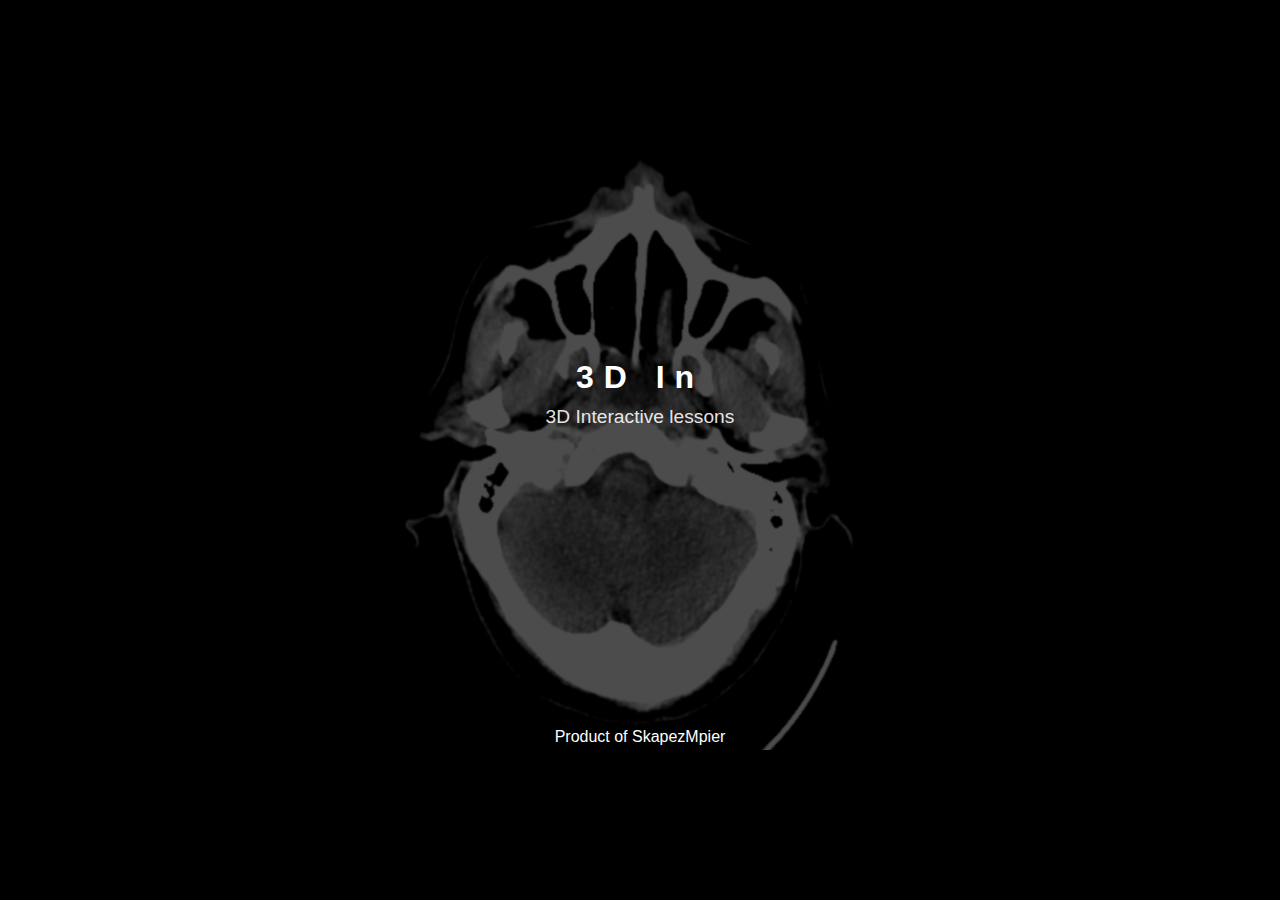
<file: index.html>
<!DOCTYPE html>
<html lang="en">
<head>
  <meta charset="UTF-8">
  <meta name="viewport" content="width=device-width, initial-scale=1.0">
  <title>Preloader Example</title>
  <link rel="stylesheet" href="styles.css">
  <link href="https://fonts.googleapis.com/css2?family=Roboto:wght@400;500;700&display=swap" rel="stylesheet">

</head>
<body>
  <!-- Preloader -->
  <div id="preloader">
    <div class="preloader-content">
      <!-- Image with Overlay -->
      <div id="preloader-image-wrapper">
        <img src="images/preloader.png" alt="Preloader Image" id="preloader-image">
      </div>

      <!-- Text Container -->
      <div class="text-container">
        <p id="animated-text"></p> <!-- Typing text -->
        <p id="sub-title">3D Interactive lessons</p>
        <p id="footer-text">Product of SkapezMpier</p>
        <p id="timer">3</p> <!-- Timer added -->
      </div>
    </div>
  </div>
  <script src="script.js"></script>
</body>
</html>
</file>
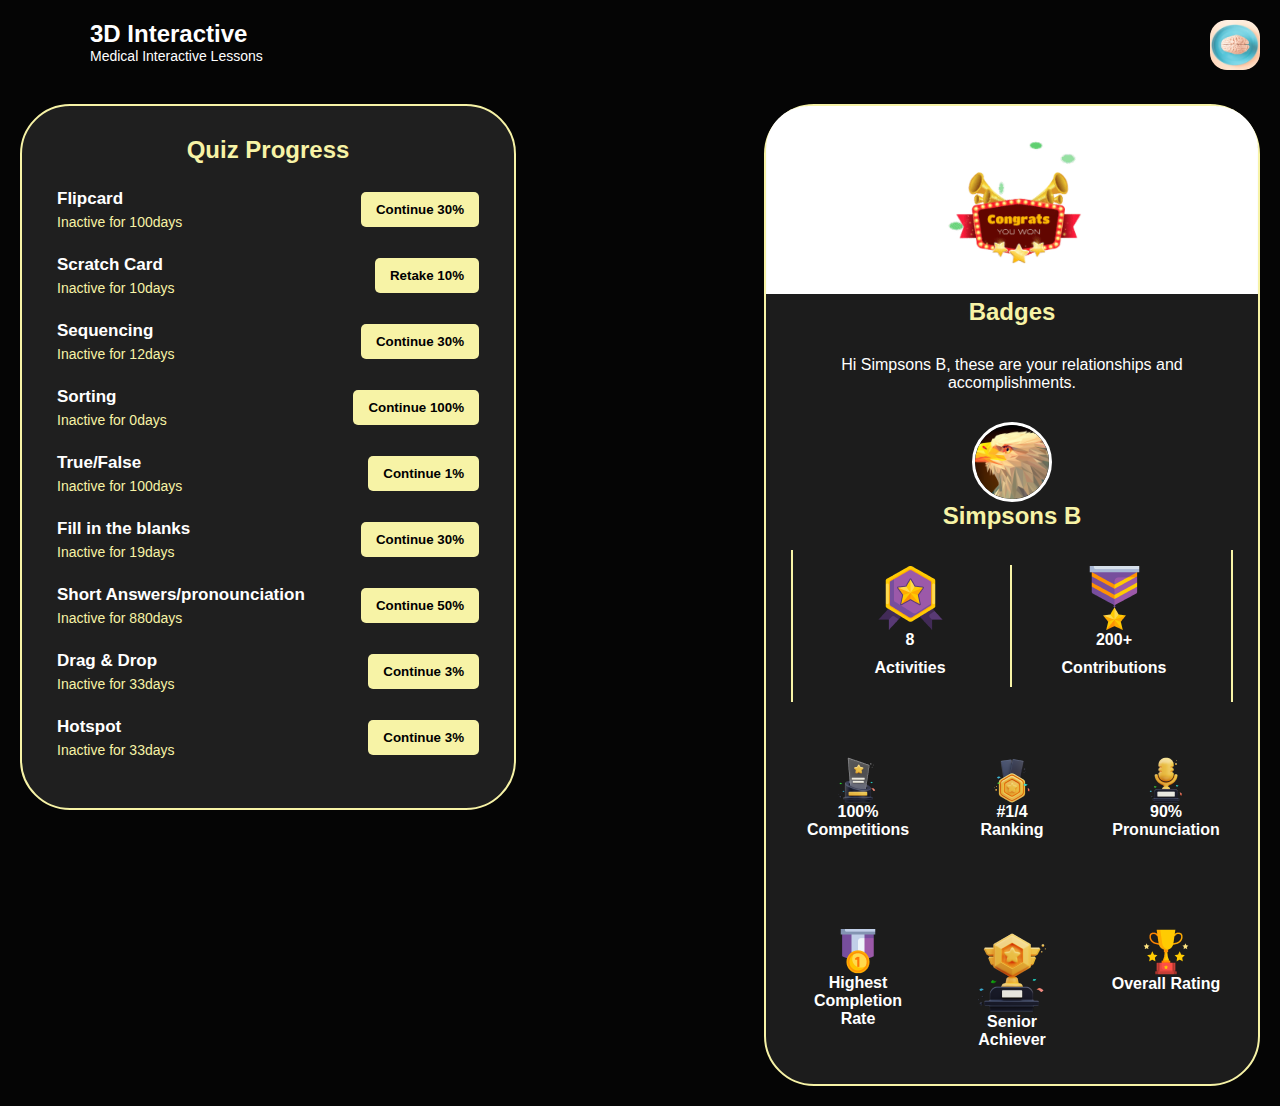
<file: progress.html>
<!DOCTYPE html>
<html lang="en">
<head>
    <meta charset="UTF-8">
    <meta name="viewport" content="width=device-width, initial-scale=1.0">
    <title>3D Interactive</title>
    <link href="https://cdnjs.cloudflare.com/ajax/libs/font-awesome/5.15.3/css/all.min.css" rel="stylesheet"/>
    <link href="https://fonts.googleapis.com/css2?family=Roboto:wght@400;500;700&display=swap" rel="stylesheet">

    <style>
                @import url('https://fonts.googleapis.com/css2?family=Roboto:wght@400;500;700&display=swap');

* {
    margin: 0;
    padding: 0;
    box-sizing: border-box;
}

body {
    font-family: 'Orbitron', sans-serif;    
    background-color: #050505;
    color: white;
}

.header {
    text-align: left;
    margin-bottom: 20px;
    margin-top: 20px;
    padding-left: 90px;
}

.header h1 {
    margin: 0;
    font-size: 24px;
}

.header p {
    margin: 0;
    font-size: 14px;
    color: white;
}
.logo{
    position: absolute;
    top: 20px;
    right: 20px;
    z-index: 2;
}
.logo img{
    width: 50px;
    height: 50px;
    border-radius: 17px;
}

.container {
    display: flex;
    justify-content: space-between;
    align-items: flex-start;
    padding: 20px;
    gap: 20px;
    flex-wrap: wrap; /* Ensures items wrap on smaller screens */
}

.quiz-progress {
    width: 40%;
    padding: 30px;
    background-color: #1f1f1f;
    border-radius: 50px;
    border: 2px solid rgba(247, 243, 166, 1); /* Visible golden border */
}

.quiz-progress h2 {
    text-align: center;
    margin-bottom: 20px;
    color: rgba(247, 243, 166, 1);
}

ul {
    list-style: none;
    padding: 0;
    margin: 0;
}

.quiz-item {
    display: flex;
    justify-content: space-between;
    align-items: center;
    margin-bottom: 15px;
    padding: 5px;
    border-radius: 10px;
}

.quiz-item span {
    font-weight: bold;
    font-size: 17px;
}

.quiz-item p {
    margin: 5px 0 0 0;
    font-size: 14px;
    color: rgba(247, 243, 166, 1);
}

.quiz-item .progress-btn {
    background-color: rgba(247, 243, 166, 1);
    border: none;
    padding: 10px 15px;
    color: #000;
    font-weight: bold;
    border-radius: 5px;
    cursor: pointer;
}

.quiz-item-text {
    display: flex;
    flex-direction: column;
}

.badges-section {
    background-color: #1c1c1c;
    padding: 0;
    border-radius: 50px;
    width: 40%;
    border: 2px solid rgba(247, 243, 166, 1); /* Visible golden border */
}

.badges-p {
    text-align: center;
    padding: 30px;
}

.badge-header img {
    display: block;
    margin: 0 auto;
    width: 80px;            
    border: 3px solid white; /* Visible golden border */
    border-radius: 50%;
}

.badges-list {
    display: flex;
    flex-direction: column;
    gap: 20px;
    margin-top: 20px;
}

.badge1 {
    display: flex;
    justify-content: space-between;
    align-items: center;
    padding: 15px;
    border-left: 2px solid rgba(247, 243, 166, 1);  /* Left vertical line */
    border-right: 2px solid rgba(247, 243, 166, 1); /* Right vertical line */
    margin-left: 25px;
    margin-right: 25px;
}

.badge-item {
    display: flex;
    flex-direction: column;
    align-items: center;
    flex: 1;
    padding: 0 20px; /* Space between the vertical borders and content */
    position: relative;
}

.badge-item:not(:last-child)::after {
    content: '';
    position: absolute;
    right: 0;
    top: 0;
    height: 100%;
    width: 2px;
    background-color: rgba(247, 243, 166, 1);  /* The color of the vertical line */
}

.badge1 h4 {
    margin-bottom: 10px;
    color: white;
}

.badge-item2 {
    display: flex;
    flex-direction: column;
    align-items: center;
    flex: 1;
    position: relative;
    padding: 20px;
}
.badge {
    text-align: center;
    padding: 15px;
    display: flex;
    justify-content: space-between;
}
@media (max-width: 768px) {
    .badge-item2 {
    display: flex;
    flex-direction: column;
    align-items: center;
    flex: 1;
    position: relative;
    padding: 10px;
}
.badge {
    text-align: center;
    padding: 10px;
    display: flex;
    justify-content: space-between;
}

}
@media (max-width: 480px) {
    .badge-item2 {
    display: flex;
    align-items: center;
    padding: 10px;
}
.badge {
    text-align: center;
    padding: 10px;
    display: flex;
    justify-content: space-between;
}
.badge-item2 h4{
    font-size: 10px;
}
}

h2, h3 {
    text-align: center;
    color: rgba(247, 243, 166, 1);
    font-size: 1.5rem;
}

.badge p {
    color: white;
}

.badge-content p {
    text-align: center;
    font-size: 13px;
}

@media (max-width: 768px) {
    .container {
        flex-direction: column;
        align-items: center;
    }

    .quiz-progress, .badges-section {
        width: 90%; /* Make them full width on tablets */
        margin-bottom: 20px;
    }
}

@media (max-width: 480px) {
    .container {
        flex-direction: column;
    }

    .quiz-progress {
        order: 1; /* Place quiz progress before badges on phones */
    }

    .badges-section {
        order: 2;
        width: 90%; /* Make badges section full width on phones */
    }

    .badge1 {
        flex-direction: column; /* Stack badge items vertically on small screens */
        align-items: center;
        margin-left: 0;
        margin-right: 0;
        border-left: 0;  /* Left vertical line */
    border-right: 0; /* Right vertical line */
    }
    .badge-item:not(:last-child)::after {
    background-color: 0;  /* The color of the vertical line */
    }
    .badge-item {
        padding: 10px;
    }

    .quiz-item {
        flex-direction: column; /* Stack quiz items on small screens */
        align-items: flex-start;
    }

    .quiz-item .progress-btn {
        margin-top: 10px;
        align-self: stretch;
        text-align: center;
    }
}

    </style>

</head>
<body>
    <div class="header">
        <h1>3D Interactive</h1>
        <p>Medical Interactive Lessons</p>
    </div>
    <div class="logo"><a href="#"><img src="images/image.png" alt="logo"></a></div>

    <div class="container">
        <!-- Quiz Progress Section -->
    <div class="quiz-progress">
        <h2>Quiz Progress</h2>
        <ul>
            <li>
                <div class="quiz-item">
                    <div class="quiz-item-text">
                        <span>Flipcard</span>
                        <p>Inactive for 100days</p>
                    </div>
                    <button class="progress-btn" data-progress="30%">Continue 30%</button>
                </div>
            </li>
            <li>
                <div class="quiz-item">
                    <div class="quiz-item-text">
                        <span>Scratch Card</span>
                        <p>Inactive for 10days</p>
                    </div>
                    <button class="progress-btn" data-progress="10%">Retake 10%</button>
                </div>
            </li>
            <li>
                <div class="quiz-item">
                    <div class="quiz-item-text">
                        <span>Sequencing</span>
                        <p>Inactive for 12days</p>
                    </div>
                    <button class="progress-btn" data-progress="30%">Continue 30%</button>
                </div>
            </li>
            <li>
                <div class="quiz-item">
                    <div class="quiz-item-text">
                        <span>Sorting</span>
                        <p>Inactive for 0days</p>
                    </div>
                    <button class="progress-btn" data-progress="100%">Continue 100%</button>
                </div>
            </li>
            <li>
                <div class="quiz-item">
                    <div class="quiz-item-text">
                        <span>True/False</span>
                        <p>Inactive for 100days</p>
                    </div>
                    <button class="progress-btn" data-progress="1%">Continue 1%</button>
                </div>
            </li>
            <li>
                <div class="quiz-item">
                    <div class="quiz-item-text">
                        <span>Fill in the blanks</span>
                        <p>Inactive for 19days</p>
                    </div>
                    <button class="progress-btn" data-progress="30%">Continue 30%</button>
                </div>
            </li>
            <li>
                <div class="quiz-item">
                    <div class="quiz-item-text">
                        <span>Short Answers/pronounciation</span>
                        <p>Inactive for 880days</p>
                    </div>
                    <button class="progress-btn" data-progress="50%">Continue 50%</button>
                </div>
            </li>
            <li>
                <div class="quiz-item">
                    <div class="quiz-item-text">
                        <span>Drag & Drop</span>
                        <p>Inactive for 33days</p>
                    </div>
                    <button class="progress-btn" data-progress="3%">Continue 3%</button>
                </div>
            </li>
            <li>
                <div class="quiz-item">
                    <div class="quiz-item-text">
                        <span>Hotspot</span>
                        <p>Inactive for 33days</p>
                    </div>
                    <button class="progress-btn" data-progress="3%">Continue 3%</button>
                </div>
            </li>
        </ul>
    </div>



        <!-- Badges Section -->
        <div class="badges-section">
            <img src="images/128493-congress-you-won.svg" width="100%">
            <h2 class="h2">Badges</h2>
            <p class="badges-p">Hi Simpsons B, these are your relationships and <br>  accomplishments.</p>

            <div class="badge-header">
                <img src="images/simpsonB.png" alt="Trophy Image">
            </div>
            <div class="badge-content">
                
                <h3>Simpsons B</h3>
                <div class="badges-list">
                    <div class="badge1"> 
                        <div class="badge-item">
                            <img src="images/activities.png" alt="Activities">
                            <h4>8</h4>
                            <h4>Activities</h4>
                        </div>
                        <div class="badge-item">
                            <img src="images/contributions.png" alt="Contributions">
                            <h4>200+</h4>
                            <h4>Contributions</h4>
                        </div>
                    </div>
                    
                    <div class="badge">
                        <div class="badge-item2">
                        <img src="images/glass_trophy.png">
                        <h4>100%</h4>
                        <h4>Competitions</h4>
                        </div>

                        <div class="badge-item2">
                        <img src="images/gold_medal.png">
                        <h4>#1/4</h4>
                        <h4>Ranking</h4>
                        </div>
                        
                        <div class="badge-item2">
                        <img src="images/microphone_trophy 1.png">
                        <h4>90%</h4>
                        <h4>Pronunciation</h4>
                        </div>
                        
                    </div>
                    <div class="badge">
                        <div class="badge-item2">
                        <img src="images/Highest comp rate.png">
                        <h4>Highest Completion Rate</h4>
                        </div>

                        <div class="badge-item2">
                        <img src="images/grandprix_trophy.png">
                        <h4>Senior Achiever</h4>
                        </div>
                        
                        <div class="badge-item2">
                        <img src="images/overall rating.png">
                        <h4> </h4>
                        <h4>Overall Rating</h4>
                        </div>
                        
                    </div>
                </div>
            </div>
        </div>
    </div>
</body>
</html>
</file>
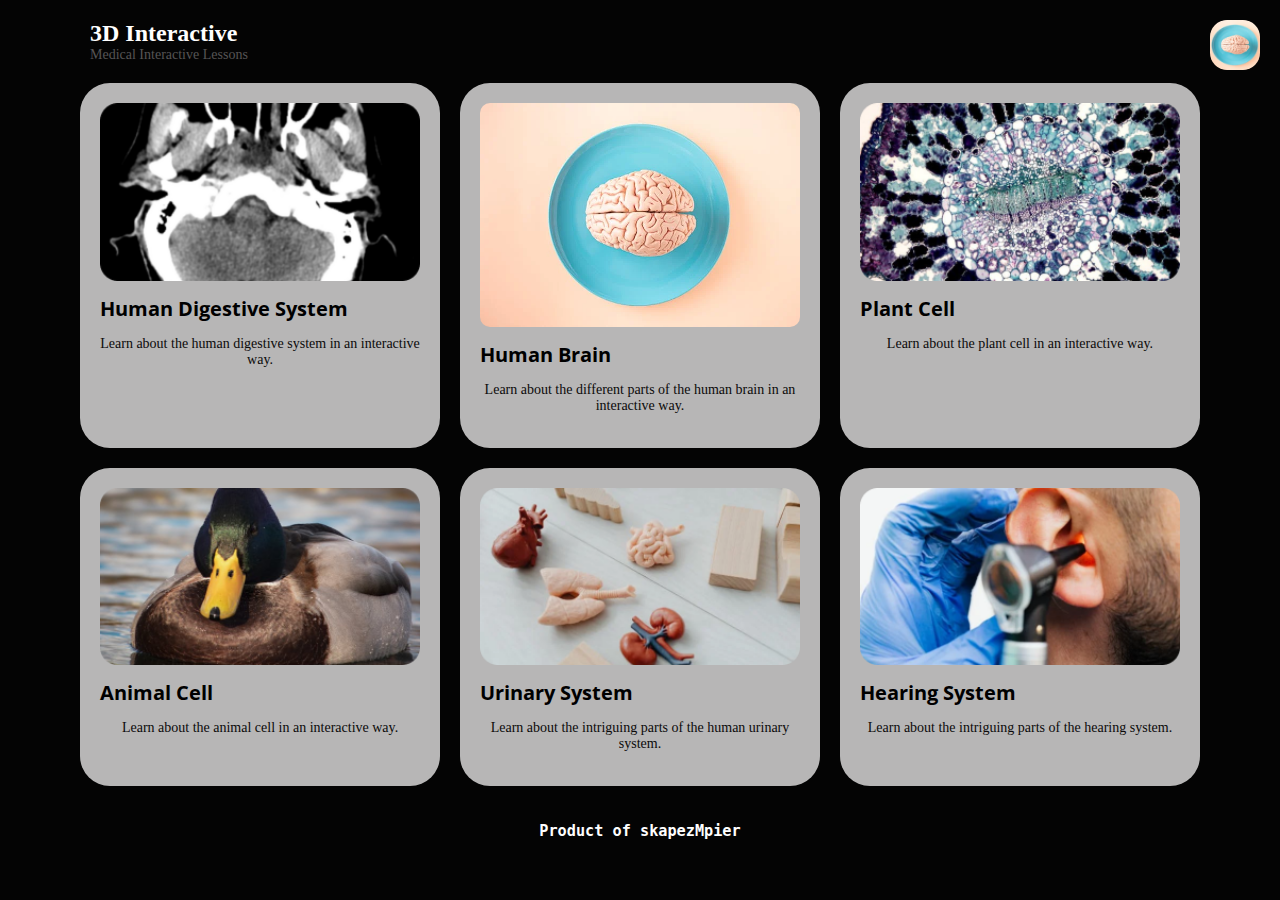
<file: topics.html>
<!DOCTYPE html>
<html lang="en">
<head>
    <meta charset="UTF-8">
    <meta name="viewport" content="width=device-width, initial-scale=1.0">
    <title>3D Interactive</title>
    <link href="https://fonts.googleapis.com/css2?family=Roboto:wght@400;500;700&display=swap" rel="stylesheet">
    <link rel="preconnect" href="https://fonts.googleapis.com">
    <link rel="preconnect" href="https://fonts.gstatic.com" crossorigin>
    <link href="https://fonts.googleapis.com/css2?family=Nerko+One&family=Open+Sans:ital,wght@0,300..800;1,300..800&family=Orbit&family=Roboto+Condensed:ital,wght@0,100..900;1,100..900&family=Roboto:ital,wght@0,100;0,300;0,400;0,500;0,700;0,900;1,100;1,300;1,400;1,500;1,700;1,900&family=Sevillana&display=swap" rel="stylesheet">
    <link href="https://cdnjs.cloudflare.com/ajax/libs/font-awesome/5.15.3/css/all.min.css" rel="stylesheet"/>
    <style>
        @import url('https://fonts.googleapis.com/css2?family=Roboto:wght@400;500;700&display=swap');

        body {
            background-color: #000000fb;
            color: white;
            margin: 0;
            padding: 0;
        }

        .container {
            max-width: 1200px;
            margin: 0 auto;
            padding: 20px;
        }

        .header {
            text-align: left;
            margin-bottom: 20px;
            padding-left: 50px;
        }

        .header h1 {
            margin: 0;
            font-size: 24px;
        }

        .header p {
            margin: 0;
            font-size: 14px;
            color: #565555;
        }

        .logo{
            position: absolute;
            top: 20px;
            right: 20px;
            z-index: 2;
        }
        .logo img{
            width: 50px;
            height: 50px;
            border-radius: 17px;
        }

        .card-grid {
            display: flex;
            flex-wrap: wrap;
            justify-content: center;
            gap: 20px;
        }

        .card {
            background-color: #b7b6b6;
            border-radius: 30px;
            padding: 20px;
            text-align: center;
            width: calc(33.33% - 40px); /* Adjusts for 3 cards per row */
            box-sizing: border-box;
            transition: transform 0.3s ease, box-shadow 0.3s ease;
        }

        .card:hover {
            transform: translateY(-5px);
            box-shadow: 0 4px 20px rgba(255, 255, 255, 0.1);
        }

        .card img {
            width: 100%;
            border-radius: 10px;
        }

        .card h2 {
            font-size: 20px;
            margin: 10px 0 5px 0;
            color: rgba(0, 0, 0, 1);
            font-weight: 700;
            text-align: left;
            font-family: "Open Sans", serif;        }

        .card p {
            font-size: 14px;
            color: #0b0a0a;
        }

        
        a {
           text-decoration: none; /* Removes the underline */
           color: inherit; /* Inherits the color from its parent element */
          }
        /* Responsive styles */
        @media (max-width: 992px) {
            .card {
                width: calc(50% - 40px); /* 2 cards per row for tablets */
            }
        }

        @media (max-width: 600px) {
            .card {
                width: calc(100% - 40px); /* 1 card per row for mobile devices */
            }
        }
        
        .copyright {
            text-align: center;
            padding: 20px;
            font-family: monospace;
        }

    </style>
</head>
<body>

    <div class="container">
        <div class="header">
            <h1>3D Interactive</h1>
            <p>Medical Interactive Lessons</p>
        </div>
        <div class="logo"> <a href="#"><img src="images/image.png" alt="logo"></a></div>

        <div class="card-grid">
            <a href="activity.html" class="card">
                <img src="images/digestives.png" alt="Human Digestive System" />
                <h2>Human Digestive System</h2>
                <p>Learn about the human digestive system in an interactive way.</p>
            </a>

            <a href="activity.html" class="card">
                <img src="images/brain.png" alt="Human Brain" />
                <h2>Human Brain</h2>
                <p>Learn about the different parts of the human brain in an interactive way.</p>
            </a>

            <a href="activity.html" class="card">
                <img src="images/plantcell.png" alt="Plant Cell" />
                <h2>Plant Cell</h2>
                <p>Learn about the plant cell in an interactive way.</p>
            </a>

            <a href="activity.html" class="card">
                <img src="images/animalcell.png" alt="Animal Cell" />
                <h2>Animal Cell</h2>
                <p>Learn about the animal cell in an interactive way.</p>
            </a>

            <a href="activity.html" class="card">
                <img src="images/urinary.png" alt="Urinary System" />
                <h2>Urinary System</h2>
                <p>Learn about the intriguing parts of the human urinary system.</p>
            </a>

            <a href="activity.html" class="card">
                <img src="images/hearing.png" alt="Hearing System" />
                <h2>Hearing System</h2>
                <p>Learn about the intriguing parts of the hearing system.</p>
            </a>
        </div>

        <div class="copyright">
            <h3>Product of skapezMpier</h3>
        </div>

    </div>
    <script>
        document.addEventListener('contextmenu', function(event) {
        event.preventDefault();
      });
      
      // Disable F12, Ctrl+Shift+I, and other dev tools
      window.onkeydown = function(e) {
        if (e.keyCode == 123 || (e.ctrlKey && e.shiftKey && e.keyCode == 73)) {
          e.preventDefault();
        }
        
        // Example of checking for developer tools:
      let element = new Image();
      Object.defineProperty(element, 'id', {
        get: function () {
          // Trigger reload when developer tools are opened
          document.location.reload();
        }
      });
      console.log(element);
      }
        </script>
</body>
</html>
</file>
<file: styles.css>
/* General Styles */

@import url('https://fonts.googleapis.com/css2?family=Roboto:wght@400;500;700&display=swap');

body, html {
    margin: 0;
    padding: 0;
    height: 100%;
    font-family: 'Orbitron', sans-serif;
    background-color: #000;
}

/* Preloader Styles */
#preloader {
    display: flex;
    justify-content: center;
    align-items: center;
    height: 100%;
    position: fixed;
    width: 100%;
    top: 0;
    left: 0;
    z-index: 9999;
    background-color: #000;
}

.preloader-content {
    position: relative;
    text-align: center;
    color: white;
}

#preloader-image {
    width: 500px;
    height: auto;
    border-radius: 10px;
    position: relative;
}

/* Black Overlay Effect */
#preloader-image-wrapper {
    position: relative;
    display: inline-block;
    width: 500px;
    height: auto;
}

#preloader-image-wrapper::after {
    content: "";
    position: absolute;
    top: 0;
    left: 0;
    width: 100%;
    height: 100%;
    background-color: rgba(0, 0, 0, 0.7); /* Stronger transparency effect */
    z-index: 2; /* Ensure it's above the image */
    border-radius: 10px;
}

/* Text Container */
.text-container {
    position: absolute;
    top: 35%; /* Adjust the vertical position of the text (experiment with values) */
    left: 50%;
    transform: translateX(-50%);
    text-align: center;
    z-index: 3; /* Ensure text is above the overlay */
    width: 100%; /* Ensure the text doesn't wrap */
}

/* Prevent text wrapping */
#animated-text {
    font-size: 2rem;
    font-weight: bold;
    color: white;
    text-shadow: 0px 0px 10px rgba(0, 0, 0, 0.7); /* Glow effect */
    margin: 0;
    white-space: nowrap; /* Prevent wrapping */
}

.cursor {
    display: inline-block;
    width: 10px;
    height: 24px;
    background: rgba(255, 255, 255, 0);
    animation: blink 0.5s step-start infinite;
}

@keyframes blink {
    50% {
        opacity: 0;
    }
}

#sub-title {
    font-size: 1.2rem;
    margin-top: 10px;
    color: rgba(255, 255, 255, 0.9);
}

#footer-text {
    font-size: 1rem;
    margin-top: 300px; /* Adjust this value for proper vertical positioning at the bottom */
    color: white;
}

/* Timer Styling */
#timer {
    font-size: 2rem;
    margin-top: 20px;
    font-weight: bold;
    color: rgba(255, 255, 255, 0);
}



/* Responsive Styles */
@media screen and (max-width: 768px) {
    #preloader-image {
        width: 80%; /* Make image responsive on smaller screens */
    }

    /* Adjust text size for smaller screens */
    #animated-text {
        font-size: 1.5rem;
    }

    #sub-title {
        font-size: 1rem;
    }

    #footer-text {
        font-size: 0.9rem;
        margin-top: 150px; /* Adjust bottom text positioning */
    }

    /* Make the preloader's text container more flexible */
    .text-container {
        top: 40%; /* Adjust position for mobile */
    }

    #preloader-image-wrapper {
        width: 90%; /* Adjust wrapper width for smaller screens */
    }
}

@media screen and (max-width: 480px) {
    #preloader-image {
        width: 100%; /* Full-width on very small screens */
    }

    /* Further adjust text size for very small screens */
    #animated-text {
        font-size: 1.2rem;
    }

    #sub-title {
        font-size: 0.9rem;
    }

    #footer-text {
        font-size: 0.8rem;
        margin-top: 100px; /* Further adjust bottom text for small devices */
    }

    .text-container {
        top: 50%; /* Center text more vertically on very small screens */
    }

    #preloader-image-wrapper {
        width: 100%; /* Full width for image wrapper */
    }
}
</file>
